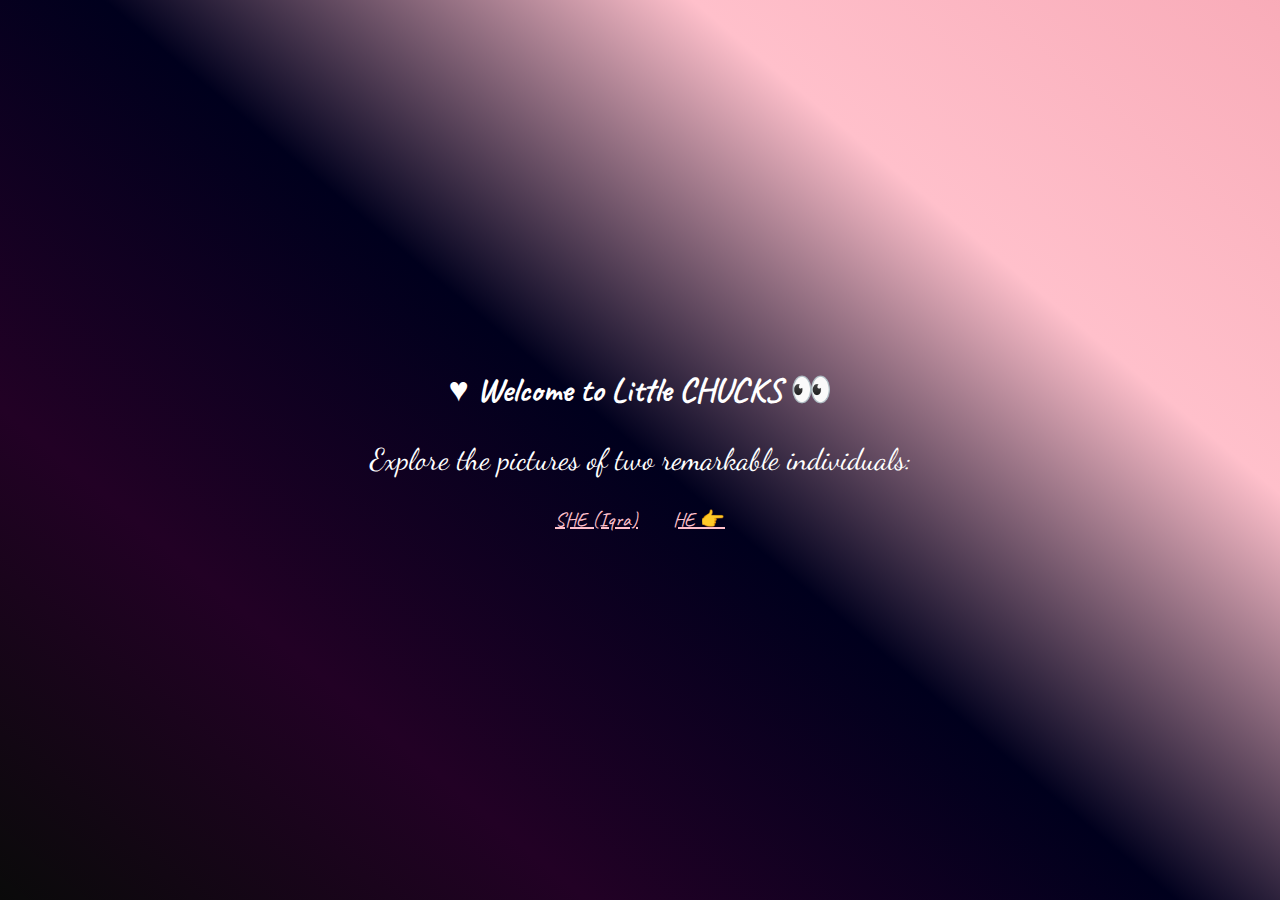
<file: index.html>
<!DOCTYPE html>
<html lang="en">

<head>
    <meta charset="UTF-8">
    <meta name="viewport" content="width=device-width, initial-scale=1.0">
    <link rel="preconnect" href="https://fonts.googleapis.com">
    <link rel="preconnect" href="https://fonts.gstatic.com" crossorigin>
    <link href="https://fonts.googleapis.com/css2?family=Caveat:wght@400..700&family=Dancing+Script:wght@400..700&display=swap" rel="stylesheet">
    <link rel="stylesheet" href="css/index.css">
    <title>Little Chicks</title>
 </head>

<body>
    <h1>♥ Welcome to Little CHUCKS 👀</h1>
    <p>Explore the pictures of two remarkable individuals:</p>
    <div>
        <a href="person1.html">SHE (Iqra)</a> <!-- Link to Person 1's page -->
        &nbsp;
        &nbsp;
        &nbsp;
        <a href="person2.html">HE 👉</a> <!-- Link to Person 2's page -->
    </div>
</body>

</html>
</file>
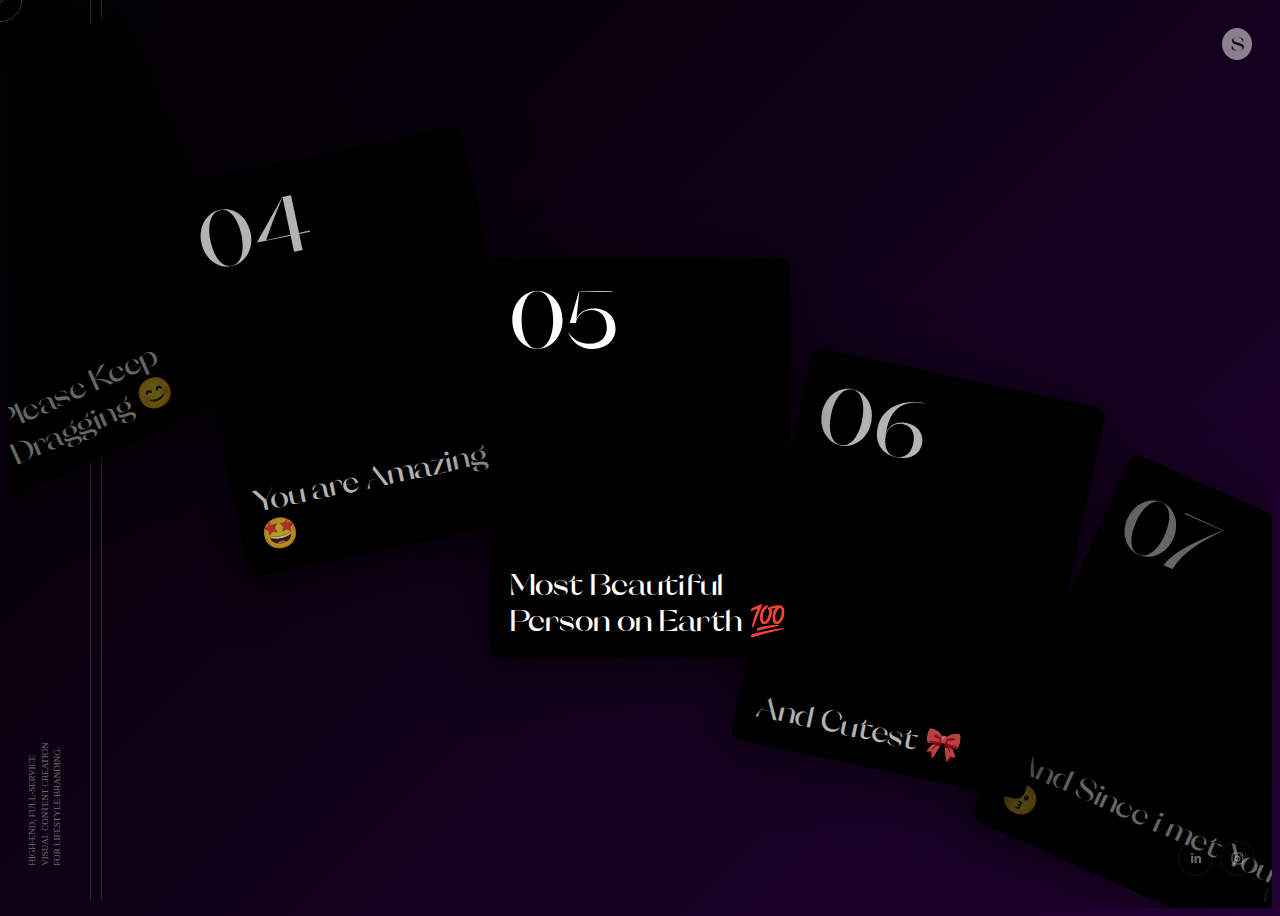
<file: person1.html>
<!DOCTYPE html>
<html lang="en">

<head>
    <meta charset="UTF-8">
    <meta name="viewport" content="width=device-width, initial-scale=1.0">
    <title>Person 1</title>

    <style>
        body {
  overflow: hidden;
  font-family: "Roboto", serif;
  background: linear-gradient(135deg, black, #220033);
}

.carousel {
  position: relative;
  z-index: 1;
  height: 100vh;
  overflow: hidden;
  pointer-events: none;
}

.carousel-item {
  --items: 10;
  --width: clamp(150px, 30vw, 300px);
  --height: clamp(200px, 40vw, 400px);
  --x: calc(var(--active) * 800%);
  --y: calc(var(--active) * 200%);
  --rot: calc(var(--active) * 120deg);
  --opacity: calc(var(--zIndex) / var(--items) * 3 - 2);
  overflow: hidden;
  position: absolute;
  z-index: var(--zIndex);
  width: var(--width);
  height: var(--height);
  margin: calc(var(--height) * -0.5) 0 0 calc(var(--width) * -0.5);
  border-radius: 10px;
  top: 50%;
  left: 50%;
  -webkit-user-select: none;
     -moz-user-select: none;
      -ms-user-select: none;
          user-select: none;
  transform-origin: 0% 100%;
  box-shadow: 0 10px 50px 10px rgba(0, 0, 0, 0.5);
  background: black;
  pointer-events: all;
  transform: translate(var(--x), var(--y)) rotate(var(--rot));
  transition: transform 0.8s cubic-bezier(0, 0.02, 0, 1);
}
.carousel-item .carousel-box {
  position: absolute;
  z-index: 1;
  top: 0;
  left: 0;
  width: 100%;
  height: 100%;
  transition: opacity 0.8s cubic-bezier(0, 0.02, 0, 1);
  opacity: var(--opacity);
  font-family: "Orelo-sw-db", serif;
}
.carousel-item .carousel-box:before {
  content: "";
  position: absolute;
  z-index: 1;
  top: 0;
  left: 0;
  width: 100%;
  height: 100%;
  background: linear-gradient(to bottom, rgba(0, 0, 0, 0.3), rgba(0, 0, 0, 0) 30%, rgba(0, 0, 0, 0) 50%, rgba(0, 0, 0, 0.5));
}
.carousel-item .title {
  position: absolute;
  z-index: 1;
  color: #fff;
  bottom: 20px;
  left: 20px;
  transition: opacity 0.8s cubic-bezier(0, 0.02, 0, 1);
  font-size: clamp(20px, 3vw, 30px);
  text-shadow: 0 4px 4px rgba(0, 0, 0, 0.1);
}
.carousel-item .num {
  position: absolute;
  z-index: 1;
  color: #fff;
  top: 10px;
  left: 20px;
  transition: opacity 0.8s cubic-bezier(0, 0.02, 0, 1);
  font-size: clamp(20px, 10vw, 80px);
}
.carousel-item img {
  width: 100%;
  height: 100%;
  -o-object-fit: cover;
     object-fit: cover;
  pointer-events: none;
}

.layout {
  position: absolute;
  z-index: 0;
  top: 0;
  left: 0;
  width: 100%;
  height: 100%;
  pointer-events: none;
}
.layout:before {
  content: "";
  position: absolute;
  z-index: 1;
  top: 0;
  left: 90px;
  width: 10px;
  height: 100%;
  border: 1px solid #fff;
  border-top: none;
  border-bottom: none;
  opacity: 0.15;
}
.layout .box {
  position: absolute;
  bottom: 0;
  left: 30px;
  color: #fff;
  transform-origin: 0% 10%;
  transform: rotate(-90deg);
  font-size: 9px;
  line-height: 1.4;
  text-transform: uppercase;
  opacity: 0.4;
}

.logo {
  position: absolute;
  z-index: 2;
  top: 28px;
  right: 28px;
  width: 30px;
  height: 30px;
  background: #fff;
  border-radius: 50%;
  opacity: 0.5;
  display: flex;
  justify-content: center;
  align-items: center;
  font-family: "Orelo-sw-db", serif;
  pointer-events: all;
  color: black;
  text-decoration: none;
  font-size: 20px;
  overflow: hidden;
  padding-bottom: 0.1em;
}

.social {
  position: absolute;
  z-index: 10;
  bottom: 20px;
  right: 25px;
  color: #fff;
  opacity: 0.4;
}
.social a {
  display: inline-block;
  margin-left: 3px;
}
.social svg {
  --fill: #fff;
  width: 35px;
  height: 35px;
}

.cursor {
  position: fixed;
  z-index: 10;
  top: 0;
  left: 0;
  --size: 40px;
  width: var(--size);
  height: var(--size);
  border-radius: 50%;
  border: 1px solid rgba(255, 255, 255, 0.2);
  margin: calc(var(--size) * -0.5) 0 0 calc(var(--size) * -0.5);
  transition: transform 0.85s cubic-bezier(0, 0.02, 0, 1);
  display: none;
  pointer-events: none;
}
@media (pointer: fine) {
  .cursor {
    display: block;
  }
}

.cursor2 {
  --size: 2px;
  transition-duration: 0.7s;
}

@font-face {
  font-family: "Orelo-sw-db";
  src: url([data-uri]) format("truetype");
  font-weight: inherit;
  font-style: inherit;
}
    </style>
</head>

<body>

    <div class="carousel">
        <div class="carousel-item">
            <div class="carousel-box">
                <div class="title">Hi Iqra 👋</div>
                <div class="num">01</div>
            </div>
        </div>

        <div class="carousel-item">
            <div class="carousel-box">
                <div class="title">I want to tell you Something 😍</div>
                <div class="num">02</div>
            </div>
        </div>

        <div class="carousel-item">
            <div class="carousel-box">
                <div class="title">Please Keep Dragging 😊 </div>
                <div class="num">03</div>
            </div>
        </div>

        <div class="carousel-item">
            <div class="carousel-box">
                <div class="title">You are Amazing 🤩 </div>
                <div class="num">04</div>
            </div>
        </div>

        <div class="carousel-item">
            <div class="carousel-box">
                <div class="title">Most Beautiful Person on Earth 💯</div>
                <div class="num">05</div>
           
            </div>
        </div>

        <div class="carousel-item">
            <div class="carousel-box">
                <div class="title">And Cutest 🎀</div>
                <div class="num">06</div>
            </div>
        </div>

        <div class="carousel-item">
            <div class="carousel-box">
                <div class="title">And Since i met You 😗 </div>
                <div class="num">07</div>
            </div>
        </div>

        <div class="carousel-item">
            <div class="carousel-box">
                <div class="title">I feel very Lucky Everyday 😇</div>
                <div class="num">08</div>
            </div>
        </div>

        <div class="carousel-item">
            <div class="carousel-box">
                <div class="title">and I person 2 says 🥰</div>
                <div class="num">09</div>
            </div>
        </div>
        <div class="carousel-item">
            <div class="carousel-box">
                <div class="title">I Like You ❤️</div>
                <div class="num">10</div>
                <img src="images/person2/7.jpg" alt="">
            </div>
        </div>
    </div>

    <div class="layout">
        <div class="box">High-end, full-service<br />visual content creation<br />for lifestyle branding.</div>
    </div>

    <a href="https://www.supah.it" target="_blank" class="logo">S</a>
    <div class="social">
        <a href="#" target="_blank"><svg>
                <use xlink:href="#ico-linkedin"></use>
            </svg></a>
        <a href="https://www.instagram.com/its.mjaffar/" target="_blank"><svg>
                <use xlink:href="#ico-instagram"></use>
            </svg></a>
    </div>

    <svg style="display: none">
        <symbol id="ico-instagram" viewBox="0 0 35 35">
            <circle opacity=".2" cx="17.5" cy="17.5" r="17" stroke="var(--fill)" fill="none"></circle>
            <path fill-rule="evenodd" clip-rule="evenodd"
                d="M24.944 20.476c.028-.457.042-1.282.042-2.476s-.014-2.019-.042-2.476c-.056-1.09-.378-1.93-.965-2.517s-1.422-.91-2.503-.965C21.018 12.014 20.194 12 19 12s-2.019.014-2.476.042c-1.081.047-1.92.368-2.517.965s-.918 1.436-.965 2.518C13.014 15.98 13 16.805 13 18c0 1.194.014 2.019.042 2.476.047 1.09.368 1.93.965 2.517s1.436.91 2.518.965c.466.028 1.29.042 2.475.042 1.184 0 2.01-.014 2.476-.042 1.072-.047 1.906-.368 2.503-.965.597-.597.918-1.436.965-2.517ZM19 13.075h-1.427c-.186 0-.438.01-.755.029a11.61 11.61 0 0 0-.797.07c-.215.028-.401.08-.56.154-.26.102-.489.251-.685.447-.196.196-.35.425-.461.685-.056.15-.103.336-.14.56a7.843 7.843 0 0 0-.084.811 7.113 7.113 0 0 0-.014.741c.01.178.01.453 0 .826-.01.373-.01.573 0 .601.01.028.01.228 0 .601s-.01.648 0 .826c.01.177.014.424.014.74 0 .318.028.588.084.812l.14.56c.112.26.265.489.461.685.196.196.425.345.685.447.15.056.336.108.56.154.224.047.49.07.797.07.308 0 .56.01.755.028.196.019.471.019.826 0 .354-.019.554-.019.601 0 .047.019.242.019.587 0s.62-.019.826 0c.205.019.456.01.755-.028.298-.037.569-.06.811-.07.242-.01.424-.06.546-.154.26-.102.494-.251.699-.447a1.75 1.75 0 0 0 .447-.686c.056-.149.103-.335.14-.559.038-.224.066-.494.084-.811.019-.317.023-.564.014-.741a11.82 11.82 0 0 1 0-.826c.01-.373.01-.573 0-.601-.01-.028-.01-.228 0-.601s.01-.648 0-.826c-.01-.177-.014-.424-.014-.74 0-.318-.028-.588-.084-.812l-.14-.56a1.956 1.956 0 0 0-1.147-1.133 3.979 3.979 0 0 0-.545-.153 3.915 3.915 0 0 0-.811-.07c-.326 0-.578-.01-.755-.028a5.916 5.916 0 0 0-.826 0c-.372.019-.568.019-.587 0Zm3.706 2.225c.14-.14.21-.308.21-.504a.57.57 0 0 0-.21-.503.767.767 0 0 0-.517-.21.718.718 0 0 0-.504.21.622.622 0 0 0-.21.503c.01.196.08.364.21.504s.299.21.504.21c.205 0 .377-.07.517-.21ZM22.063 18c0 .849-.298 1.576-.895 2.182a2.882 2.882 0 0 1-2.168.895 3.075 3.075 0 0 1-2.182-.895c-.606-.588-.904-1.315-.895-2.182.01-.867.308-1.594.895-2.182.588-.587 1.315-.886 2.182-.895.867-.01 1.59.29 2.168.895.578.606.876 1.333.895 2.182Zm-1.077 0a1.95 1.95 0 0 0-.573-1.413A1.897 1.897 0 0 0 19 16c-.56 0-1.03.196-1.413.587A2.001 2.001 0 0 0 17 18c-.01.55.186 1.021.587 1.413.401.391.872.587 1.413.587.54 0 1.012-.196 1.413-.587.4-.392.592-.863.573-1.413Z"
                transform="translate(-1.5 -0.5)" fill="var(--fill)"></path>
        </symbol>

        <symbol id="ico-linkedin" viewBox="0 0 35 35">
            <circle opacity=".2" cx="17.5" cy="17.5" r="17" stroke="var(--fill)" fill="none"></circle>
            <path fill-rule="evenodd" clip-rule="evenodd"
                d="M15.3025 14.0835C15.3025 14.3845 15.1934 14.6403 14.9752 14.851C14.757 15.0617 14.4786 15.167 14.14 15.167C13.8014 15.167 13.5267 15.0617 13.316 14.851C13.1053 14.6403 13 14.3807 13 14.0722C13 13.7637 13.1053 13.5079 13.316 13.3047C13.5267 13.1016 13.8051 13 14.1512 13C14.4974 13 14.772 13.1016 14.9752 13.3047C15.1783 13.5079 15.2874 13.7675 15.3025 14.0835ZM13.0677 23V16.0248H15.2348V23H13.0677ZM16.4763 16.0248C16.5064 16.8676 16.5214 17.6125 16.5214 18.2596V23H18.7111V18.9819C18.7111 18.7111 18.7336 18.5305 18.7788 18.4402C18.9895 17.8984 19.3582 17.6275 19.8849 17.6275C20.6223 17.6275 20.991 18.1317 20.991 19.14V23H23.158V18.8691C23.158 17.8758 22.9285 17.1272 22.4695 16.623C22.0105 16.1189 21.4048 15.8668 20.6524 15.8668C19.6742 15.8668 18.9594 16.243 18.5079 16.9955H18.4628L18.3499 16.0248H16.4763Z"
                transform="translate(0 -1)" fill="var(--fill)"></path>
        </symbol>
    </svg>

    <div class="cursor"></div>
    <div class="cursor cursor2"></div>
    <!-- partial -->
   
<script>
/*--------------------
Vars
--------------------*/
let progress = 50
let startX = 0
let active = 0
let isDown = false

/*--------------------
Contants
--------------------*/
const speedWheel = 0.02
const speedDrag = -0.1

/*--------------------
Get Z
--------------------*/
const getZindex = (array, index) => (array.map((_, i) => (index === i) ? array.length : array.length - Math.abs(index - i)))

/*--------------------
Items
--------------------*/
const $items = document.querySelectorAll('.carousel-item')
const $cursors = document.querySelectorAll('.cursor')

const displayItems = (item, index, active) => {
  const zIndex = getZindex([...$items], active)[index]
  item.style.setProperty('--zIndex', zIndex)
  item.style.setProperty('--active', (index-active)/$items.length)
}

/*--------------------
Animate
--------------------*/
const animate = () => {
  progress = Math.max(0, Math.min(progress, 100))
  active = Math.floor(progress/100*($items.length-1))
  
  $items.forEach((item, index) => displayItems(item, index, active))
}
animate()

/*--------------------
Click on Items
--------------------*/
$items.forEach((item, i) => {
  item.addEventListener('click', () => {
    progress = (i/$items.length) * 100 + 10
    animate()
  })
})

/*--------------------
Handlers
--------------------*/
const handleWheel = e => {
  const wheelProgress = e.deltaY * speedWheel
  progress = progress + wheelProgress
  animate()
}

const handleMouseMove = (e) => {
  if (e.type === 'mousemove') {
    $cursors.forEach(($cursor) => {
      $cursor.style.transform = `translate(${e.clientX}px, ${e.clientY}px)`
    })
  }
  if (!isDown) return
  const x = e.clientX || (e.touches && e.touches[0].clientX) || 0
  const mouseProgress = (x - startX) * speedDrag
  progress = progress + mouseProgress
  startX = x
  animate()
}

const handleMouseDown = e => {
  isDown = true
  startX = e.clientX || (e.touches && e.touches[0].clientX) || 0
}

const handleMouseUp = () => {
  isDown = false
}

/*--------------------
Listeners
--------------------*/
document.addEventListener('mousewheel', handleWheel)
document.addEventListener('mousedown', handleMouseDown)
document.addEventListener('mousemove', handleMouseMove)
document.addEventListener('mouseup', handleMouseUp)
document.addEventListener('touchstart', handleMouseDown)
document.addEventListener('touchmove', handleMouseMove)
document.addEventListener('touchend', handleMouseUp)
</script>
</body>

</html>
</file>
<file: css/index.css>
* {
    margin: 0;
    padding: 0;
    box-sizing: border-box;
}

body {
    background: linear-gradient(40deg, rgba(0, 0, 0, 0.962), rgb(34, 1, 37),rgb(0, 0, 29), pink, rgba(240, 63, 93, 0.436));
    font-family: "Dancing Script", sans-serif;
    color: white;
    text-align: center;
    display: flex;
    align-items: center;
    justify-content: center;
    flex-direction: column;
    width: 100%;
    padding: 10px;
    height: 100%;
    overflow: hidden;
}

html {
    height: 100%;
    font-size: 20px;
}

h1 {
    font-family: "Caveat", cursive;
    font-size: 1.7rem;
}

p {
    margin: 30px 0;
    font-size: 1.5rem;
}

a {
    font-family: "Caveat", cursive;
    color: pink;
}
</file>
